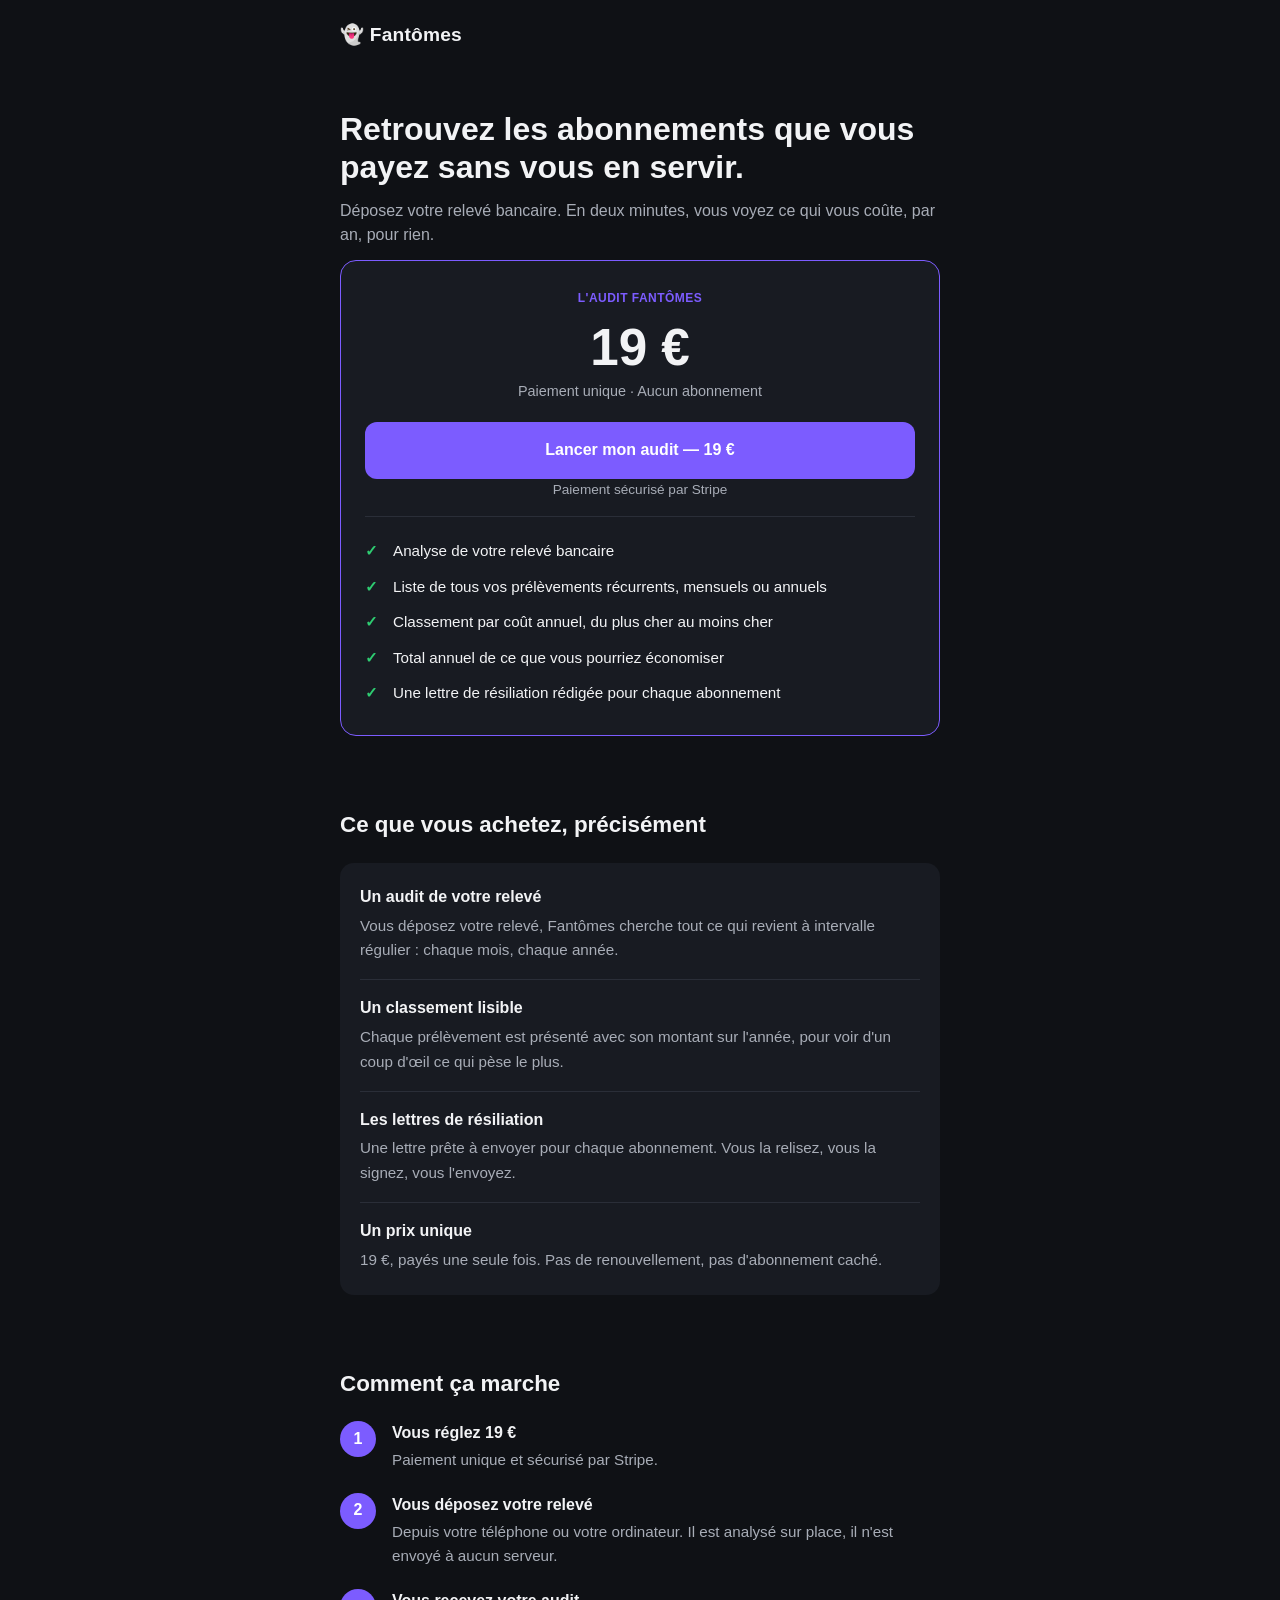
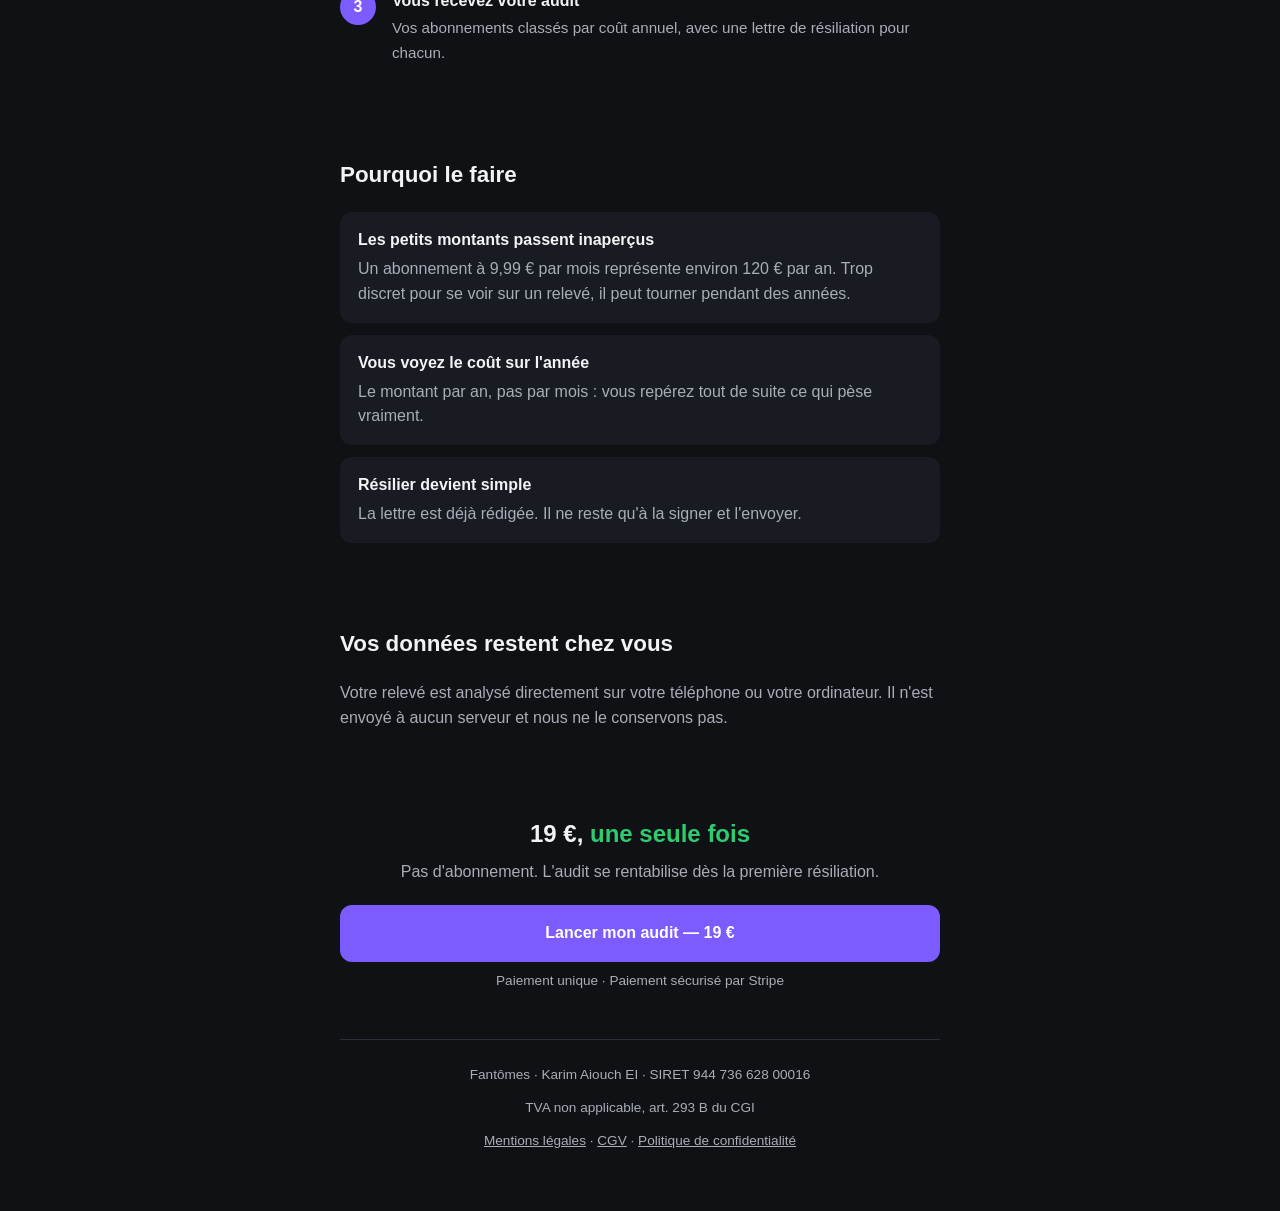
<file: index.html>
<!doctype html>
<html lang="fr">
<head>
<meta charset="utf-8">
<meta name="viewport" content="width=device-width, initial-scale=1">
<title>Fantômes – Retrouvez vos abonnements oubliés</title>
<meta name="description" content="Audit de vos abonnements oubliés à partir de votre relevé bancaire : liste classée par coût annuel et lettres de résiliation prêtes à envoyer. 19 €, paiement unique.">
<style>
  :root { --fond:#0f1115; --texte:#f2f3f5; --doux:#a8adb7; --accent:#7c5cff; --carte:#181b22; --vert:#2ecc71; --trait:#2a2e38; }
  * { box-sizing:border-box; }
  body { margin:0; font-family:-apple-system,"Segoe UI",Roboto,sans-serif; background:var(--fond); color:var(--texte); line-height:1.55; }
  main { max-width:640px; margin:0 auto; padding:0 20px; }
  section { padding:36px 0; }
  .marque { padding:20px 0 0; font-size:1.2rem; font-weight:800; color:var(--texte); letter-spacing:.01em; }
  h1 { font-size:2rem; line-height:1.2; margin:24px 0 12px; }
  h2 { font-size:1.4rem; margin:0 0 20px; }
  p { margin:0 0 12px; color:var(--doux); }
  .bouton { display:block; text-align:center; background:var(--accent); color:#fff; text-decoration:none; font-weight:700; padding:16px 20px; border-radius:12px; margin:20px 0 8px; }
  .petit { font-size:.85rem; text-align:center; }
  .carte { background:var(--carte); border-radius:12px; padding:16px 18px; margin-bottom:12px; }
  .carte strong { display:block; color:var(--texte); margin-bottom:4px; }
  .carte span { color:var(--doux); }
  footer { border-top:1px solid var(--trait); padding:24px 0 48px; font-size:.85rem; color:var(--doux); text-align:center; }
  footer a { color:var(--doux); }

  /* Offre */
  .offre { background:var(--carte); border:1px solid var(--accent); border-radius:16px; padding:24px; text-align:center; }
  .offre .etiquette { display:inline-block; font-size:.75rem; font-weight:700; letter-spacing:.04em; text-transform:uppercase; color:var(--accent); margin-bottom:8px; }
  .offre .montant { font-size:3.2rem; font-weight:800; color:var(--texte); line-height:1.1; margin:4px 0; }
  .offre .conditions { font-size:.9rem; color:var(--doux); margin-bottom:16px; }
  .offre ul { list-style:none; text-align:left; margin:16px 0 0; padding:16px 0 0; border-top:1px solid var(--trait); }
  .offre li { padding:6px 0 6px 28px; position:relative; color:var(--texte); font-size:.95rem; }
  .offre li::before { content:"✓"; position:absolute; left:0; color:var(--vert); font-weight:800; }
  .offre .bouton { margin-bottom:0; }

  /* Étapes */
  .etapes { list-style:none; margin:0; padding:0; }
  .etape { display:flex; gap:16px; margin-bottom:20px; }
  .etape .num { flex:0 0 auto; width:36px; height:36px; border-radius:50%; background:var(--accent); color:#fff; font-weight:800; display:flex; align-items:center; justify-content:center; }
  .etape .texte strong { display:block; margin-bottom:2px; }
  .etape .texte span { color:var(--doux); font-size:.95rem; }

  /* Détail du livrable */
  .livrable { background:var(--carte); border-radius:14px; padding:6px 20px; }
  .livrable-ligne { padding:16px 0; border-bottom:1px solid var(--trait); }
  .livrable-ligne:last-child { border-bottom:none; }
  .livrable-ligne strong { display:block; color:var(--texte); margin-bottom:4px; }
  .livrable-ligne span { color:var(--doux); font-size:.95rem; }

  .final { text-align:center; }
  .final .grand { font-size:1.5rem; font-weight:800; color:var(--texte); margin-bottom:8px; }
  .final .grand span { color:var(--vert); }
</style>
</head>
<body>
<main>

  <header class="marque">👻 Fantômes</header>

  <section>
    <h1>Retrouvez les abonnements que vous payez sans vous en servir.</h1>
    <p>Déposez votre relevé bancaire. En deux minutes, vous voyez ce qui vous coûte, par an, pour rien.</p>

    <div class="offre">
      <div class="etiquette">L'audit Fantômes</div>
      <div class="montant">19 €</div>
      <div class="conditions">Paiement unique · Aucun abonnement</div>
      <a class="bouton" href="https://buy.stripe.com/test_28EbJ1bie2KZcqV1sIfQI00">Lancer mon audit — 19 €</a>
      <p class="petit">Paiement sécurisé par Stripe</p>
      <ul>
        <li>Analyse de votre relevé bancaire</li>
        <li>Liste de tous vos prélèvements récurrents, mensuels ou annuels</li>
        <li>Classement par coût annuel, du plus cher au moins cher</li>
        <li>Total annuel de ce que vous pourriez économiser</li>
        <li>Une lettre de résiliation rédigée pour chaque abonnement</li>
      </ul>
    </div>
  </section>

  <section>
    <h2>Ce que vous achetez, précisément</h2>
    <div class="livrable">
      <div class="livrable-ligne"><strong>Un audit de votre relevé</strong><span>Vous déposez votre relevé, Fantômes cherche tout ce qui revient à intervalle régulier : chaque mois, chaque année.</span></div>
      <div class="livrable-ligne"><strong>Un classement lisible</strong><span>Chaque prélèvement est présenté avec son montant sur l'année, pour voir d'un coup d'œil ce qui pèse le plus.</span></div>
      <div class="livrable-ligne"><strong>Les lettres de résiliation</strong><span>Une lettre prête à envoyer pour chaque abonnement. Vous la relisez, vous la signez, vous l'envoyez.</span></div>
      <div class="livrable-ligne"><strong>Un prix unique</strong><span>19 €, payés une seule fois. Pas de renouvellement, pas d'abonnement caché.</span></div>
    </div>
  </section>

  <section>
    <h2>Comment ça marche</h2>
    <ul class="etapes">
      <li class="etape">
        <div class="num">1</div>
        <div class="texte"><strong>Vous réglez 19 €</strong><span>Paiement unique et sécurisé par Stripe.</span></div>
      </li>
      <li class="etape">
        <div class="num">2</div>
        <div class="texte"><strong>Vous déposez votre relevé</strong><span>Depuis votre téléphone ou votre ordinateur. Il est analysé sur place, il n'est envoyé à aucun serveur.</span></div>
      </li>
      <li class="etape">
        <div class="num">3</div>
        <div class="texte"><strong>Vous recevez votre audit</strong><span>Vos abonnements classés par coût annuel, avec une lettre de résiliation pour chacun.</span></div>
      </li>
    </ul>
  </section>

  <section>
    <h2>Pourquoi le faire</h2>
    <div class="carte"><strong>Les petits montants passent inaperçus</strong><span>Un abonnement à 9,99 € par mois représente environ 120 € par an. Trop discret pour se voir sur un relevé, il peut tourner pendant des années.</span></div>
    <div class="carte"><strong>Vous voyez le coût sur l'année</strong><span>Le montant par an, pas par mois : vous repérez tout de suite ce qui pèse vraiment.</span></div>
    <div class="carte"><strong>Résilier devient simple</strong><span>La lettre est déjà rédigée. Il ne reste qu'à la signer et l'envoyer.</span></div>
  </section>

  <section>
    <h2>Vos données restent chez vous</h2>
    <p>Votre relevé est analysé directement sur votre téléphone ou votre ordinateur. Il n'est envoyé à aucun serveur et nous ne le conservons pas.</p>
  </section>

  <section class="final">
    <p class="grand">19 €, <span>une seule fois</span></p>
    <p>Pas d'abonnement. L'audit se rentabilise dès la première résiliation.</p>
    <a class="bouton" href="https://buy.stripe.com/test_28EbJ1bie2KZcqV1sIfQI00">Lancer mon audit — 19 €</a>
    <p class="petit">Paiement unique · Paiement sécurisé par Stripe</p>
  </section>

  <footer>
    <p>Fantômes · Karim Aiouch EI · SIRET 944 736 628 00016</p>
    <p>TVA non applicable, art. 293 B du CGI</p>
    <p><a href="#">Mentions légales</a> · <a href="#">CGV</a> · <a href="#">Politique de confidentialité</a></p>
  </footer>

</main>
</body>
</html>
</file>
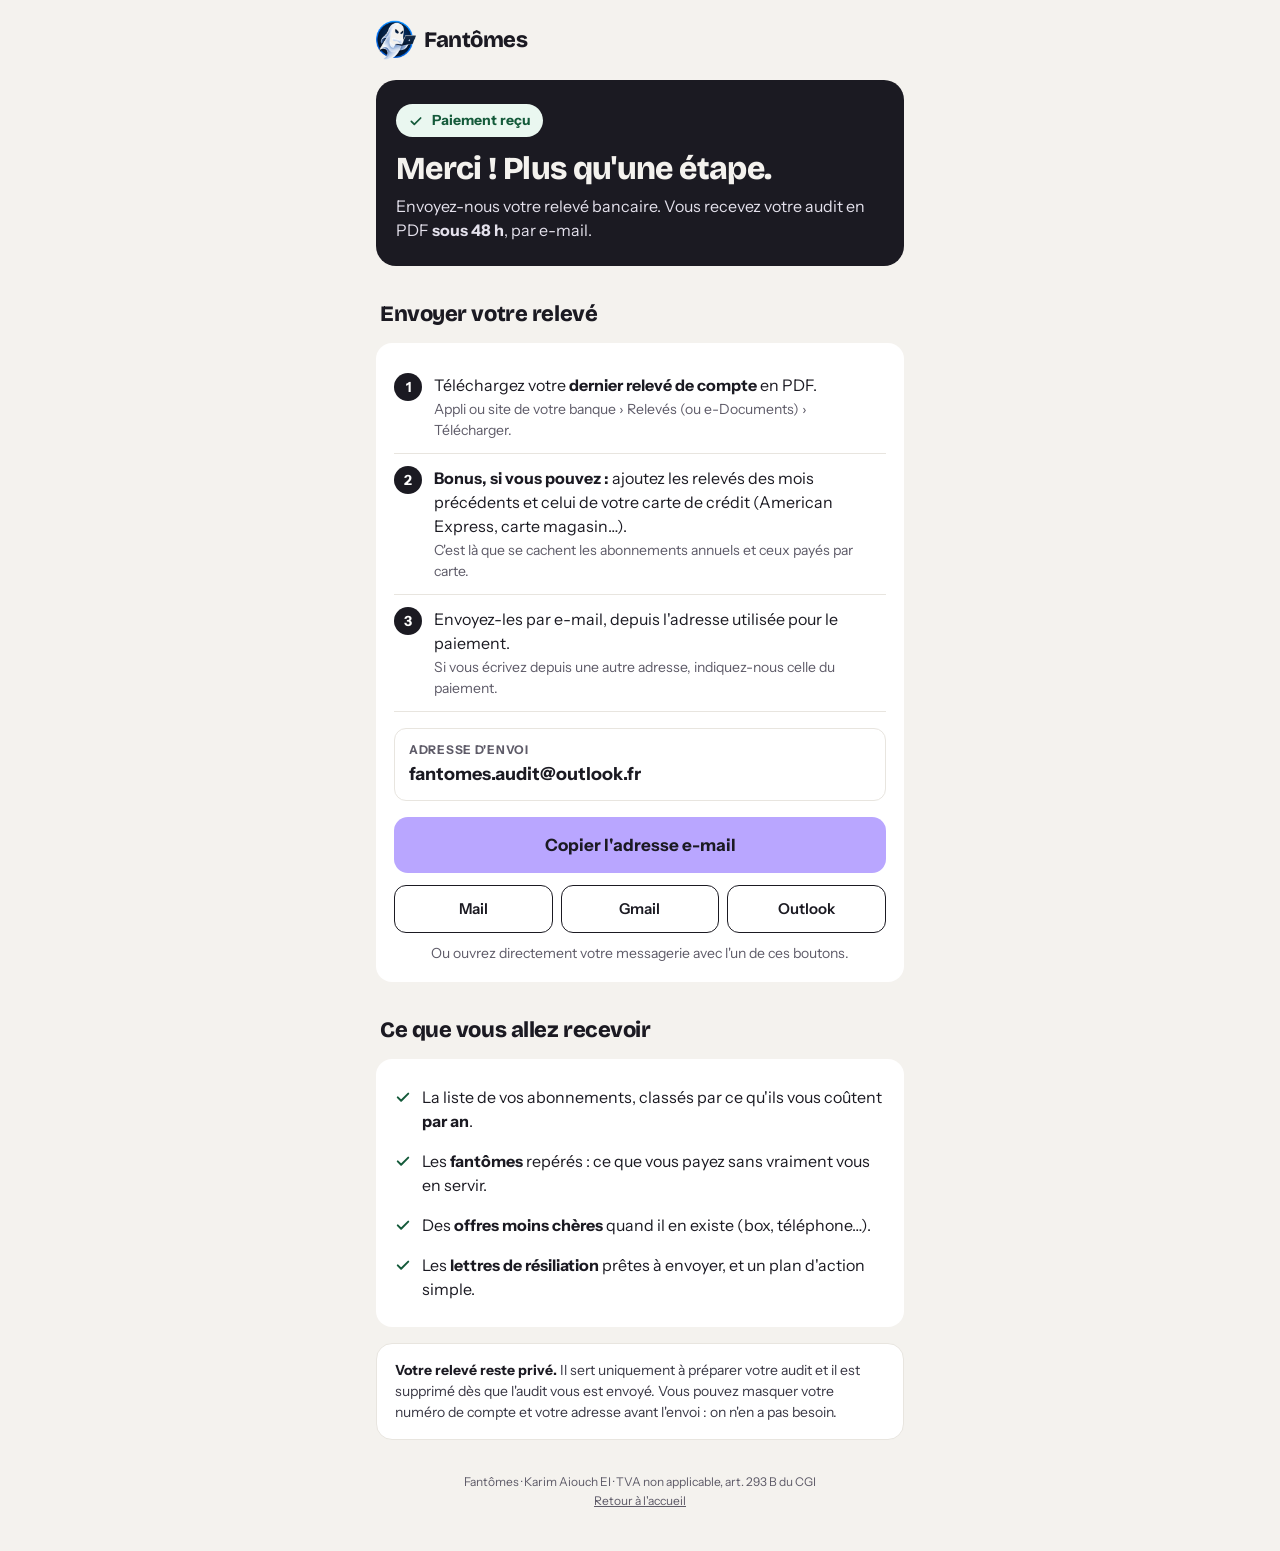
<file: merci.html>
<!doctype html>
<html lang="fr">
<head>
<meta charset="utf-8">
<meta name="viewport" content="width=device-width, initial-scale=1">
<meta name="robots" content="noindex">
<title>Merci – Fantômes</title>
<link rel="icon" type="image/png" href="[data-uri]">
<link rel="preconnect" href="https://fonts.googleapis.com">
<link rel="stylesheet" href="https://fonts.googleapis.com/css2?family=Bricolage+Grotesque:opsz,wght@12..96,800&family=Instrument+Sans:wght@400;600;700&display=swap">
<style>
  :root { --ink:#1B1A22; --ground:#F4F2EE; --muted:#5E5B68; --line:#E8E5DF; --accent:#B9A6FF; --ok:#145A3A; --okbg:#EAF7F0; }
  * { box-sizing: border-box; }
  body { margin:0; background:var(--ground); color:var(--ink); font-family:'Instrument Sans', system-ui, sans-serif; font-size:16px; line-height:1.5; }
  .wrap { max-width:560px; margin:0 auto; padding:20px 16px 40px; }
  header { display:flex; align-items:center; gap:8px; padding-bottom:12px; }
  header img { width:40px; height:40px; display:block; }
  .d { font-family:'Bricolage Grotesque', sans-serif; font-weight:800; letter-spacing:-0.02em; }
  header .d { font-size:22px; }
  .hero { background:var(--ink); color:var(--ground); border-radius:20px; padding:24px 20px; margin-top:8px; }
  .badge { display:inline-flex; align-items:center; gap:8px; background:var(--okbg); color:var(--ok); font-weight:700; font-size:14px; padding:6px 12px; border-radius:999px; }
  .hero h1 { margin:14px 0 8px; font-size:32px; line-height:1.1; }
  .hero p { margin:0; color:#E4E1EC; }
  h2 { font-size:22px; margin:32px 4px 12px; }
  .card { background:#fff; border-radius:16px; padding:18px; }
  .step { display:flex; gap:12px; align-items:flex-start; padding:12px 0; border-bottom:1px solid var(--line); }
  .step:last-child { border-bottom:0; }
  .num { flex-shrink:0; width:28px; height:28px; border-radius:50%; background:var(--ink); color:#fff; font-weight:700; font-size:14px; display:flex; align-items:center; justify-content:center; }
  .step small { display:block; color:var(--muted); font-size:14px; margin-top:2px; }
  .cta { display:flex; align-items:center; justify-content:center; min-height:56px; margin-top:16px; border-radius:14px; background:var(--accent); color:var(--ink); font-weight:700; font-size:17px; text-decoration:none; }
  .cta:hover { filter:brightness(0.95); }
  .mail { text-align:center; margin:10px 0 0; font-size:14px; color:var(--muted); }
  .addr { margin-top:16px; border:1.5px solid var(--line); border-radius:12px; padding:12px 14px; display:flex; flex-direction:column; gap:2px; }
  .addr .lab { font-size:12px; font-weight:700; text-transform:uppercase; letter-spacing:0.06em; color:var(--muted); }
  .addr .val { font-size:18px; font-weight:700; word-break:break-all; -webkit-user-select:all; user-select:all; }
  button.cta { width:100%; border:0; cursor:pointer; font-family:inherit; }
  .done { margin:10px 0 0; padding:10px 12px; border-radius:10px; background:var(--okbg); color:var(--ok); font-size:14px; font-weight:600; }
  .apps { display:grid; grid-template-columns:repeat(3, minmax(0,1fr)); gap:8px; margin-top:12px; }
  .app { display:flex; align-items:center; justify-content:center; min-height:48px; border:1.5px solid var(--ink); border-radius:12px; color:var(--ink); font-weight:600; font-size:15px; text-decoration:none; }
  ul.get { margin:0; padding:0; list-style:none; }
  ul.get li { display:flex; gap:10px; padding:8px 0; }
  ul.get svg { flex-shrink:0; margin-top:3px; }
  .safe { margin-top:16px; background:#FFFFFF; border:1.5px solid var(--line); border-radius:16px; padding:16px 18px; font-size:14px; color:#3A3845; }
  .safe b { color:var(--ink); }
  footer { margin-top:32px; font-size:12px; color:var(--muted); text-align:center; line-height:1.6; }
  footer a { color:var(--muted); }
</style>
</head>
<body>
<div class="wrap">

  <header>
    <img src="[data-uri]" alt="">
    <span class="d">Fantômes</span>
  </header>

  <section class="hero">
    <span class="badge">
      <svg width="16" height="16" viewBox="0 0 24 24" fill="none" stroke="currentColor" stroke-width="2.6" stroke-linecap="round" stroke-linejoin="round" aria-hidden="true"><path d="M5 12.5l4.5 4.5L19 7.5"/></svg>
      Paiement reçu
    </span>
    <h1 class="d">Merci&nbsp;! Plus qu'une étape.</h1>
    <p>Envoyez-nous votre relevé bancaire. Vous recevez votre audit en PDF <b>sous 48&nbsp;h</b>, par e-mail.</p>
  </section>

  <h2 class="d">Envoyer votre relevé</h2>
  <div class="card">
    <div class="step">
      <span class="num">1</span>
      <div>Téléchargez votre <b>dernier relevé de compte</b> en PDF.
        <small>Appli ou site de votre banque › Relevés (ou e-Documents) › Télécharger.</small></div>
    </div>
    <div class="step">
      <span class="num">2</span>
      <div><b>Bonus, si vous pouvez&nbsp;:</b> ajoutez les relevés des mois précédents et celui de votre carte de crédit (American Express, carte magasin…).
        <small>C'est là que se cachent les abonnements annuels et ceux payés par carte.</small></div>
    </div>
    <div class="step">
      <span class="num">3</span>
      <div>Envoyez-les par e-mail, depuis l'adresse utilisée pour le paiement.
        <small>Si vous écrivez depuis une autre adresse, indiquez-nous celle du paiement.</small></div>
    </div>

    <div class="addr">
      <span class="lab">Adresse d'envoi</span>
      <span class="val">fantomes.audit@outlook.fr</span>
    </div>
    <button type="button" class="cta" id="copy">Copier l'adresse e-mail</button>
    <p class="done" id="done" hidden>Maintenant, ouvrez votre messagerie (Gmail, Outlook, Mail…), collez l'adresse dans le champ «&nbsp;À&nbsp;» et joignez votre relevé.</p>
    <div class="apps">
      <a class="app" href="mailto:fantomes.audit@outlook.fr?subject=Mon%20relev%C3%A9%20pour%20l%27audit%20Fant%C3%B4mes">Mail</a>
      <a class="app" href="https://mail.google.com/mail/?view=cm&amp;fs=1&amp;to=fantomes.audit@outlook.fr&amp;su=Mon%20relev%C3%A9%20pour%20l%27audit%20Fant%C3%B4mes" target="_blank" rel="noopener">Gmail</a>
      <a class="app" href="https://outlook.live.com/mail/0/deeplink/compose?to=fantomes.audit@outlook.fr&amp;subject=Mon%20relev%C3%A9%20pour%20l%27audit%20Fant%C3%B4mes" target="_blank" rel="noopener">Outlook</a>
    </div>
    <p class="mail">Ou ouvrez directement votre messagerie avec l'un de ces boutons.</p>
  </div>

  <h2 class="d">Ce que vous allez recevoir</h2>
  <div class="card">
    <ul class="get">
      <li><svg width="18" height="18" viewBox="0 0 24 24" fill="none" stroke="#145A3A" stroke-width="2.6" stroke-linecap="round" stroke-linejoin="round" aria-hidden="true"><path d="M5 12.5l4.5 4.5L19 7.5"/></svg><span>La liste de vos abonnements, classés par ce qu'ils vous coûtent <b>par an</b>.</span></li>
      <li><svg width="18" height="18" viewBox="0 0 24 24" fill="none" stroke="#145A3A" stroke-width="2.6" stroke-linecap="round" stroke-linejoin="round" aria-hidden="true"><path d="M5 12.5l4.5 4.5L19 7.5"/></svg><span>Les <b>fantômes</b> repérés&nbsp;: ce que vous payez sans vraiment vous en servir.</span></li>
      <li><svg width="18" height="18" viewBox="0 0 24 24" fill="none" stroke="#145A3A" stroke-width="2.6" stroke-linecap="round" stroke-linejoin="round" aria-hidden="true"><path d="M5 12.5l4.5 4.5L19 7.5"/></svg><span>Des <b>offres moins chères</b> quand il en existe (box, téléphone…).</span></li>
      <li><svg width="18" height="18" viewBox="0 0 24 24" fill="none" stroke="#145A3A" stroke-width="2.6" stroke-linecap="round" stroke-linejoin="round" aria-hidden="true"><path d="M5 12.5l4.5 4.5L19 7.5"/></svg><span>Les <b>lettres de résiliation</b> prêtes à envoyer, et un plan d'action simple.</span></li>
    </ul>
  </div>

  <div class="safe">
    <b>Votre relevé reste privé.</b> Il sert uniquement à préparer votre audit et il est supprimé dès que l'audit vous est envoyé. Vous pouvez masquer votre numéro de compte et votre adresse avant l'envoi&nbsp;: on n'en a pas besoin.
  </div>

  <footer>
    Fantômes · Karim Aiouch EI · TVA non applicable, art. 293 B du CGI<br>
    <a href="./">Retour à l'accueil</a>
  </footer>

</div>
<script>
(function () {
  var email = 'fantomes.audit@outlook.fr';
  var btn = document.getElementById('copy');
  var done = document.getElementById('done');
  function ok() {
    btn.textContent = 'Adresse copiée ✓';
    done.hidden = false;
  }
  function fallback() {
    var t = document.createElement('textarea');
    t.value = email; t.setAttribute('readonly', '');
    t.style.position = 'fixed'; t.style.opacity = '0';
    document.body.appendChild(t);
    t.select(); t.setSelectionRange(0, email.length);
    var worked = false;
    try { worked = document.execCommand('copy'); } catch (e) {}
    document.body.removeChild(t);
    if (worked) { ok(); } else { alert('Notre adresse : ' + email); }
  }
  btn.addEventListener('click', function () {
    if (navigator.clipboard && window.isSecureContext) {
      navigator.clipboard.writeText(email).then(ok, fallback);
    } else { fallback(); }
  });
})();
</script>
</body>
</html>
</file>
